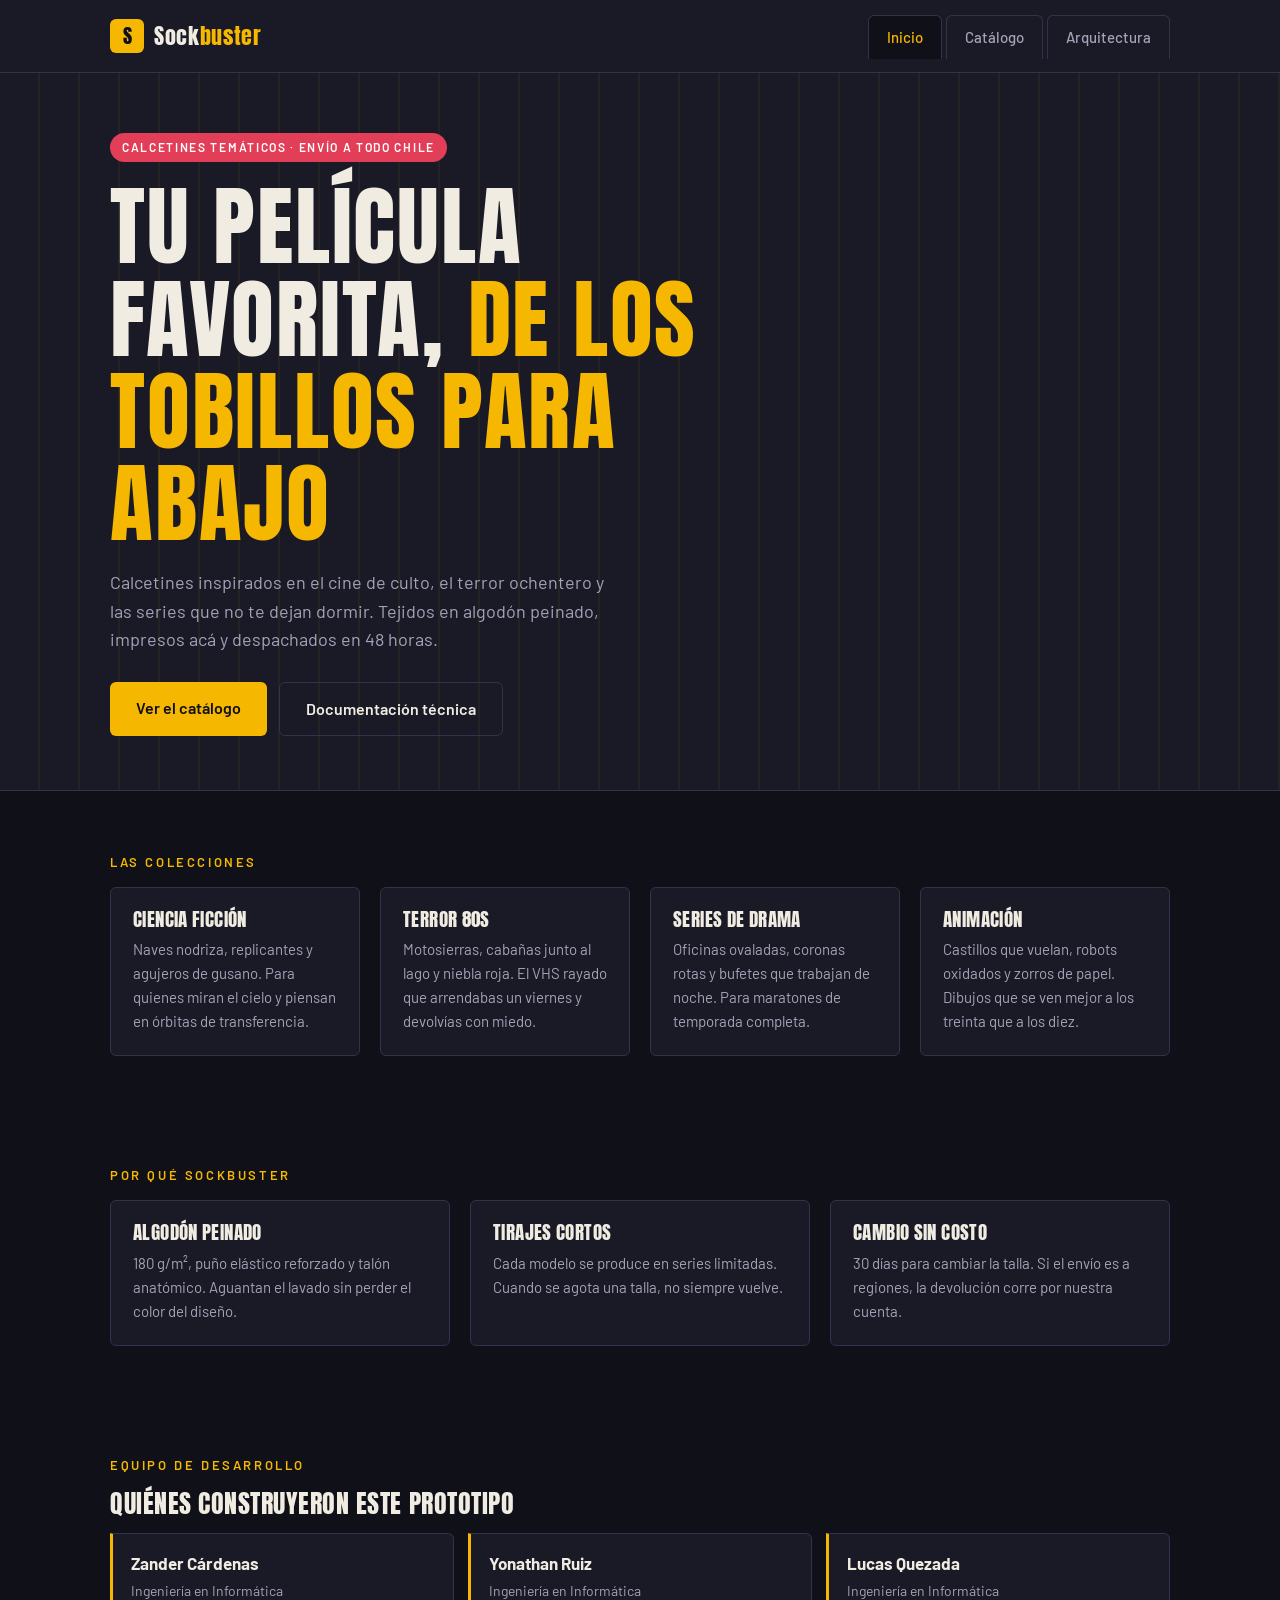
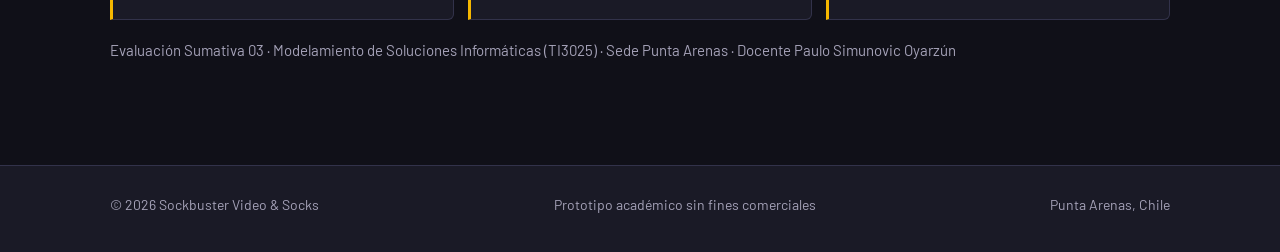
<file: sockbuster-sitio/index.html>
<!DOCTYPE html>
<html lang="es">
<head>
<meta charset="UTF-8">
<meta name="viewport" content="width=device-width, initial-scale=1">
<title>Sockbuster Video &amp; Socks</title>
<link rel="preconnect" href="https://fonts.googleapis.com">
<link rel="preconnect" href="https://fonts.gstatic.com" crossorigin>
<link rel="stylesheet" href="https://fonts.googleapis.com/css2?family=Anton&family=Barlow:wght@400;500;600&display=swap">
<link rel="stylesheet" href="css/estilos.css">
</head>
<body>

<header class="cabecera">
  <div class="contenedor cabecera-fila">
    <a class="marca" href="index.html">
      <span class="marca-logo">S</span>
      <span class="marca-nombre">Sock<span>buster</span></span>
    </a>
    <nav class="pestanas" aria-label="Navegación principal">
      <a class="pestana" href="index.html" aria-current="page">Inicio</a>
      <a class="pestana" href="catalogo.html">Catálogo</a>
      <a class="pestana" href="diagramas.html">Arquitectura</a>
    </nav>
  </div>
</header>

<div class="banner">
  <div class="contenedor">
    <span class="cintillo">Calcetines temáticos · Envío a todo Chile</span>
    <h1>Tu película favorita, <em>de los tobillos para abajo</em></h1>
    <p>Calcetines inspirados en el cine de culto, el terror ochentero y las series que no te dejan dormir. Tejidos en algodón peinado, impresos acá y despachados en 48 horas.</p>
    <div class="botones">
      <a class="boton" href="catalogo.html">Ver el catálogo</a>
      <a class="boton hueco" href="diagramas.html">Documentación técnica</a>
    </div>
  </div>
</div>

<main class="contenedor">

  <section>
    <p class="titulo-seccion">Las colecciones</p>
    <div class="rejilla">
      <article class="tarjeta">
        <h3>Ciencia Ficción</h3>
        <p>Naves nodriza, replicantes y agujeros de gusano. Para quienes miran el cielo y piensan en órbitas de transferencia.</p>
      </article>
      <article class="tarjeta">
        <h3>Terror 80s</h3>
        <p>Motosierras, cabañas junto al lago y niebla roja. El VHS rayado que arrendabas un viernes y devolvías con miedo.</p>
      </article>
      <article class="tarjeta">
        <h3>Series de Drama</h3>
        <p>Oficinas ovaladas, coronas rotas y bufetes que trabajan de noche. Para maratones de temporada completa.</p>
      </article>
      <article class="tarjeta">
        <h3>Animación</h3>
        <p>Castillos que vuelan, robots oxidados y zorros de papel. Dibujos que se ven mejor a los treinta que a los diez.</p>
      </article>
    </div>
  </section>

  <section>
    <p class="titulo-seccion">Por qué Sockbuster</p>
    <div class="rejilla">
      <article class="tarjeta">
        <h3>Algodón peinado</h3>
        <p>180 g/m², puño elástico reforzado y talón anatómico. Aguantan el lavado sin perder el color del diseño.</p>
      </article>
      <article class="tarjeta">
        <h3>Tirajes cortos</h3>
        <p>Cada modelo se produce en series limitadas. Cuando se agota una talla, no siempre vuelve.</p>
      </article>
      <article class="tarjeta">
        <h3>Cambio sin costo</h3>
        <p>30 días para cambiar la talla. Si el envío es a regiones, la devolución corre por nuestra cuenta.</p>
      </article>
    </div>
  </section>

  <section>
    <p class="titulo-seccion">Equipo de desarrollo</p>
    <h2 style="font-size:26px;margin-bottom:16px">Quiénes construyeron este prototipo</h2>
    <div class="equipo">
      <div class="integrante">
        <strong>Zander Cárdenas</strong>
        <span>Ingeniería en Informática</span>
      </div>
      <div class="integrante">
        <strong>Yonathan Ruiz</strong>
        <span>Ingeniería en Informática</span>
      </div>
      <div class="integrante">
        <strong>Lucas Quezada</strong>
        <span>Ingeniería en Informática</span>
      </div>
    </div>
    <p style="color:var(--texto-suave);margin-top:18px;font-size:15px">
      Evaluación Sumativa 03 · Modelamiento de Soluciones Informáticas (TI3025) · Sede Punta Arenas · Docente Paulo Simunovic Oyarzún
    </p>
  </section>

</main>

<footer>
  <div class="contenedor pie-fila">
    <span>© 2026 Sockbuster Video &amp; Socks</span>
    <span>Prototipo académico sin fines comerciales</span>
    <span>Punta Arenas, Chile</span>
  </div>
</footer>

</body>
</html>
</file>
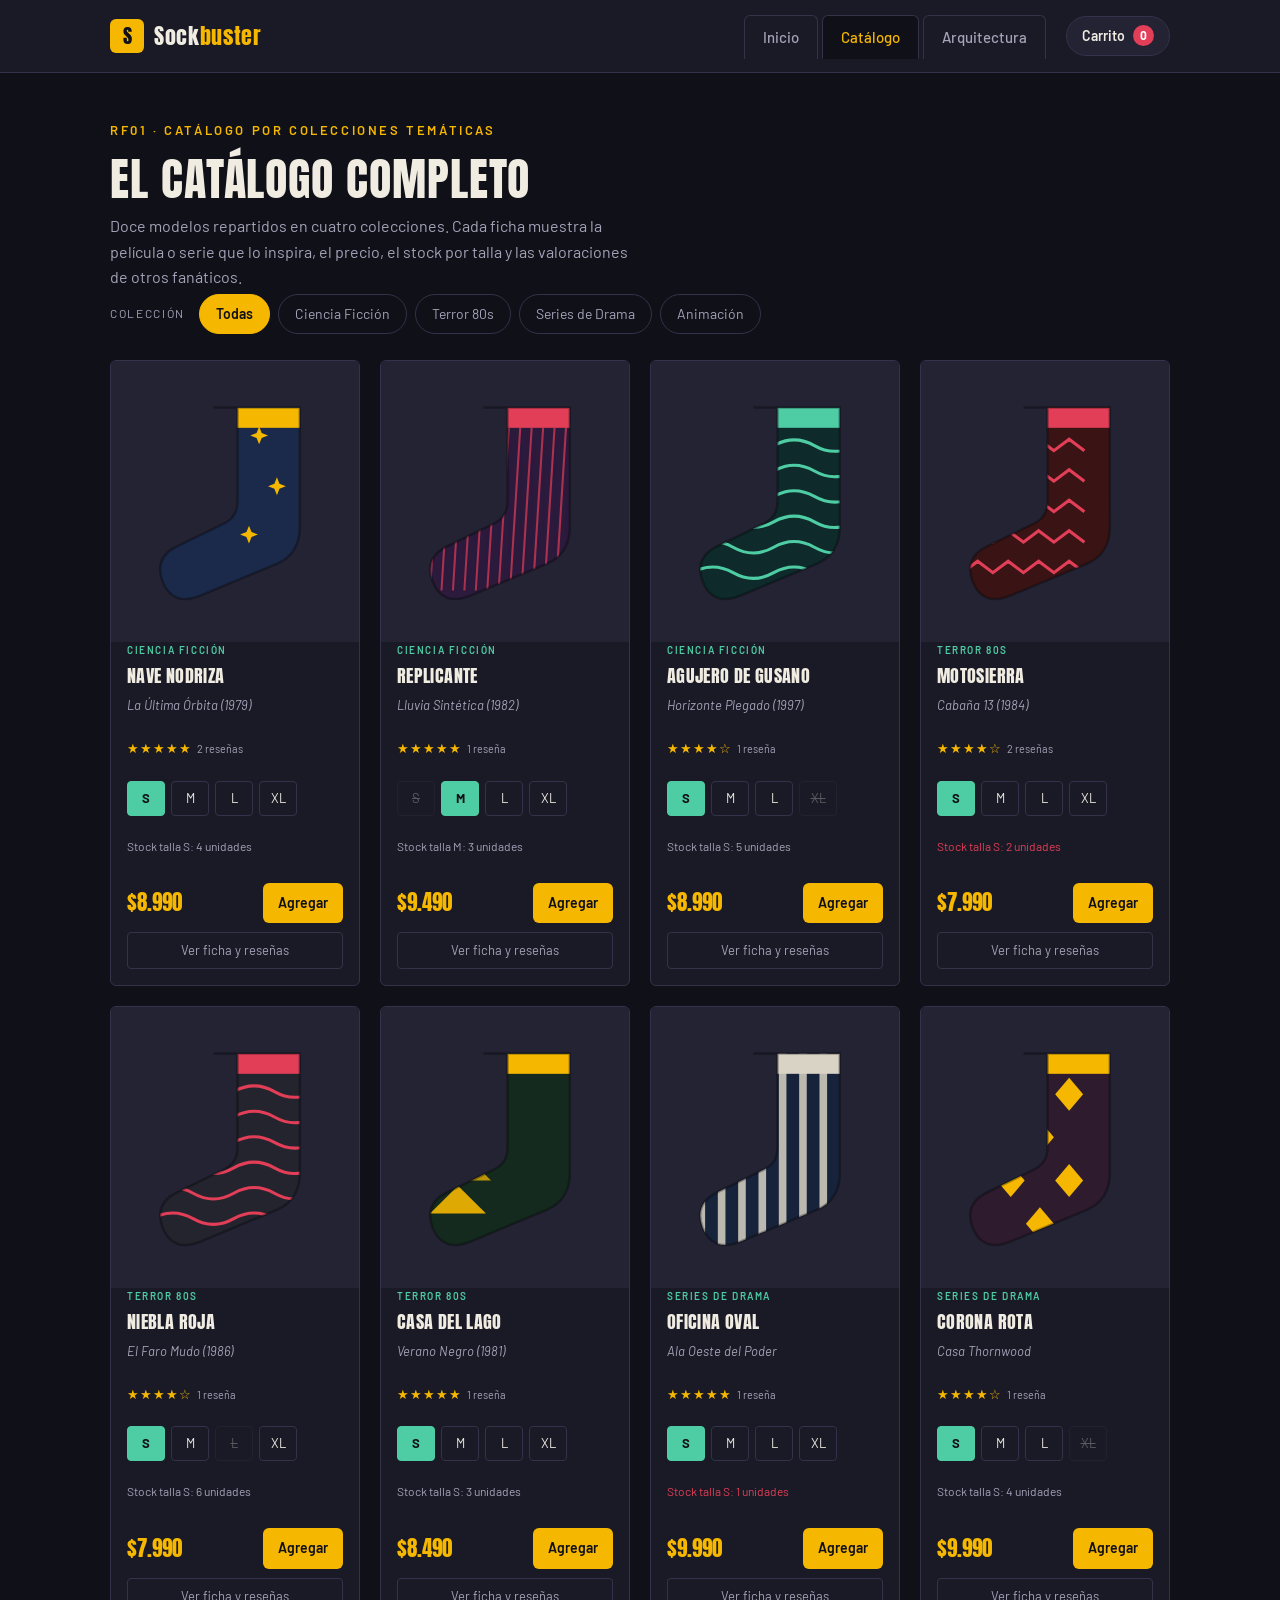
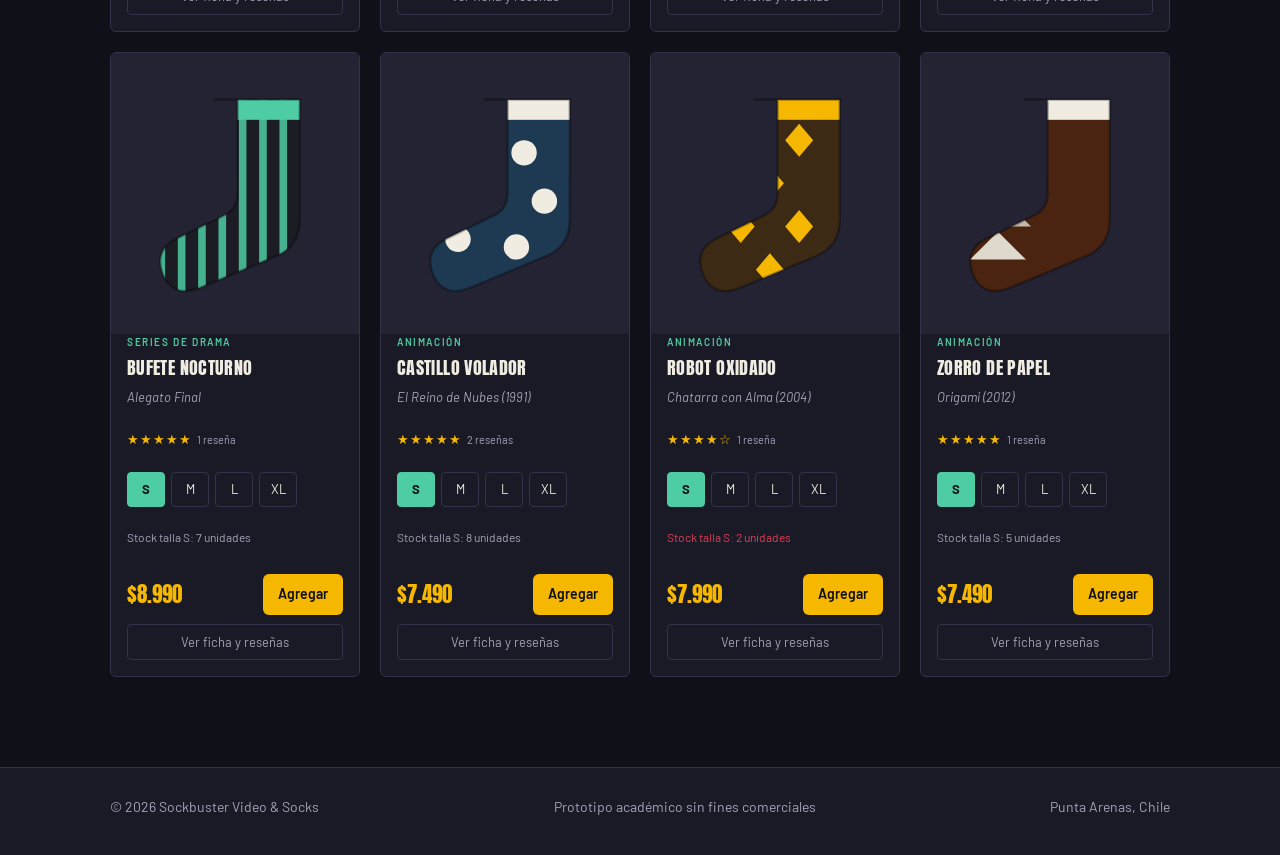
<file: sockbuster-sitio/catalogo.html>
<!DOCTYPE html>
<html lang="es">
<head>
<meta charset="UTF-8">
<meta name="viewport" content="width=device-width, initial-scale=1">
<title>Catálogo · Sockbuster Video &amp; Socks</title>
<link rel="preconnect" href="https://fonts.googleapis.com">
<link rel="preconnect" href="https://fonts.gstatic.com" crossorigin>
<link rel="stylesheet" href="https://fonts.googleapis.com/css2?family=Anton&family=Barlow:wght@400;500;600&display=swap">
<link rel="stylesheet" href="css/estilos.css">
</head>
<body>

<header class="cabecera">
  <div class="contenedor cabecera-fila">
    <a class="marca" href="index.html">
      <span class="marca-logo">S</span>
      <span class="marca-nombre">Sock<span>buster</span></span>
    </a>
    <nav class="pestanas" aria-label="Navegación principal">
      <a class="pestana" href="index.html">Inicio</a>
      <a class="pestana" href="catalogo.html" aria-current="page">Catálogo</a>
      <a class="pestana" href="diagramas.html">Arquitectura</a>
    </nav>
    <button class="btn-carrito" id="abrir-carrito" aria-haspopup="dialog">
      Carrito <span class="insignia" id="contador" aria-live="polite" aria-atomic="true">0</span>
    </button>
  </div>
</header>

<main class="contenedor">

  <section style="padding-block:34px 0">
    <p class="titulo-seccion">RF01 · Catálogo por colecciones temáticas</p>
    <h1 style="font-size:clamp(30px,5vw,46px);margin-bottom:10px">El catálogo completo</h1>
    <p style="color:var(--texto-suave);max-width:58ch;margin:0">
      Doce modelos repartidos en cuatro colecciones. Cada ficha muestra la película o serie que lo inspira, el precio, el stock por talla y las valoraciones de otros fanáticos.
    </p>
  </section>

  <div class="filtros" role="group" aria-label="Filtrar por colección">
    <span class="filtro-eti">Colección</span>
    <button class="filtro" data-coleccion="todas" aria-pressed="true">Todas</button>
    <button class="filtro" data-coleccion="Ciencia Ficción" aria-pressed="false">Ciencia Ficción</button>
    <button class="filtro" data-coleccion="Terror 80s" aria-pressed="false">Terror 80s</button>
    <button class="filtro" data-coleccion="Series de Drama" aria-pressed="false">Series de Drama</button>
    <button class="filtro" data-coleccion="Animación" aria-pressed="false">Animación</button>
  </div>

  <section class="productos" id="rejilla-productos" style="padding-block:0 50px"></section>

</main>

<footer>
  <div class="contenedor pie-fila">
    <span>© 2026 Sockbuster Video &amp; Socks</span>
    <span>Prototipo académico sin fines comerciales</span>
    <span>Punta Arenas, Chile</span>
  </div>
</footer>

<div class="velo" id="velo"></div>
<aside class="panel" id="panel" role="dialog" aria-modal="true" aria-labelledby="panel-titulo">
  <div class="panel-cab">
    <h2 id="panel-titulo">Tu carrito</h2>
    <button class="cerrar" id="cerrar-panel" aria-label="Cerrar">&times;</button>
  </div>

  <div class="ficha" id="vista-ficha" hidden></div>

  <div class="lineas" id="vista-carrito"></div>

  <div class="totales" id="totales" hidden>
    <div class="fila"><span>Subtotal</span><span id="subtotal">$0</span></div>
    <div class="fila"><span>Despacho</span><span id="despacho">$0</span></div>
    <div class="fila total"><span>Total</span><span id="total">$0</span></div>
    <button class="pagar" id="ir-a-pagar">Finalizar compra</button>
  </div>

  <form class="formulario" id="vista-formulario" hidden>
    <div class="campo"><label for="f-nombre">Nombre completo</label><input id="f-nombre" required></div>
    <div class="campo"><label for="f-correo">Correo</label><input id="f-correo" type="email" required></div>
    <div class="campo"><label for="f-direccion">Dirección</label><input id="f-direccion" required></div>
    <div class="campo"><label for="f-ciudad">Ciudad</label><input id="f-ciudad" value="Punta Arenas" required></div>
    <div class="campo"><label for="f-pago">Medio de pago</label>
      <select id="f-pago"><option>Débito</option><option>Crédito</option><option>Transferencia</option></select>
    </div>
    <button class="pagar" type="submit">Confirmar pedido</button>
  </form>

  <div class="listo" id="vista-listo" hidden>
    <div class="listo-marca">&check;</div>
    <h3 style="font-size:22px">Pedido confirmado</h3>
    <p style="color:var(--texto-suave);font-size:14px;margin:0">Te enviamos el detalle al correo. Entrega estimada en 48 horas hábiles.</p>
    <code id="folio"></code>
    <button class="ver-mas" id="seguir" style="max-width:220px">Seguir comprando</button>
  </div>
</aside>

<script src="js/datos.js"></script>
<script src="js/catalogo.js"></script>
<script src="js/resenas.js"></script>
<script src="js/carrito.js"></script>
</body>
</html>
</file>
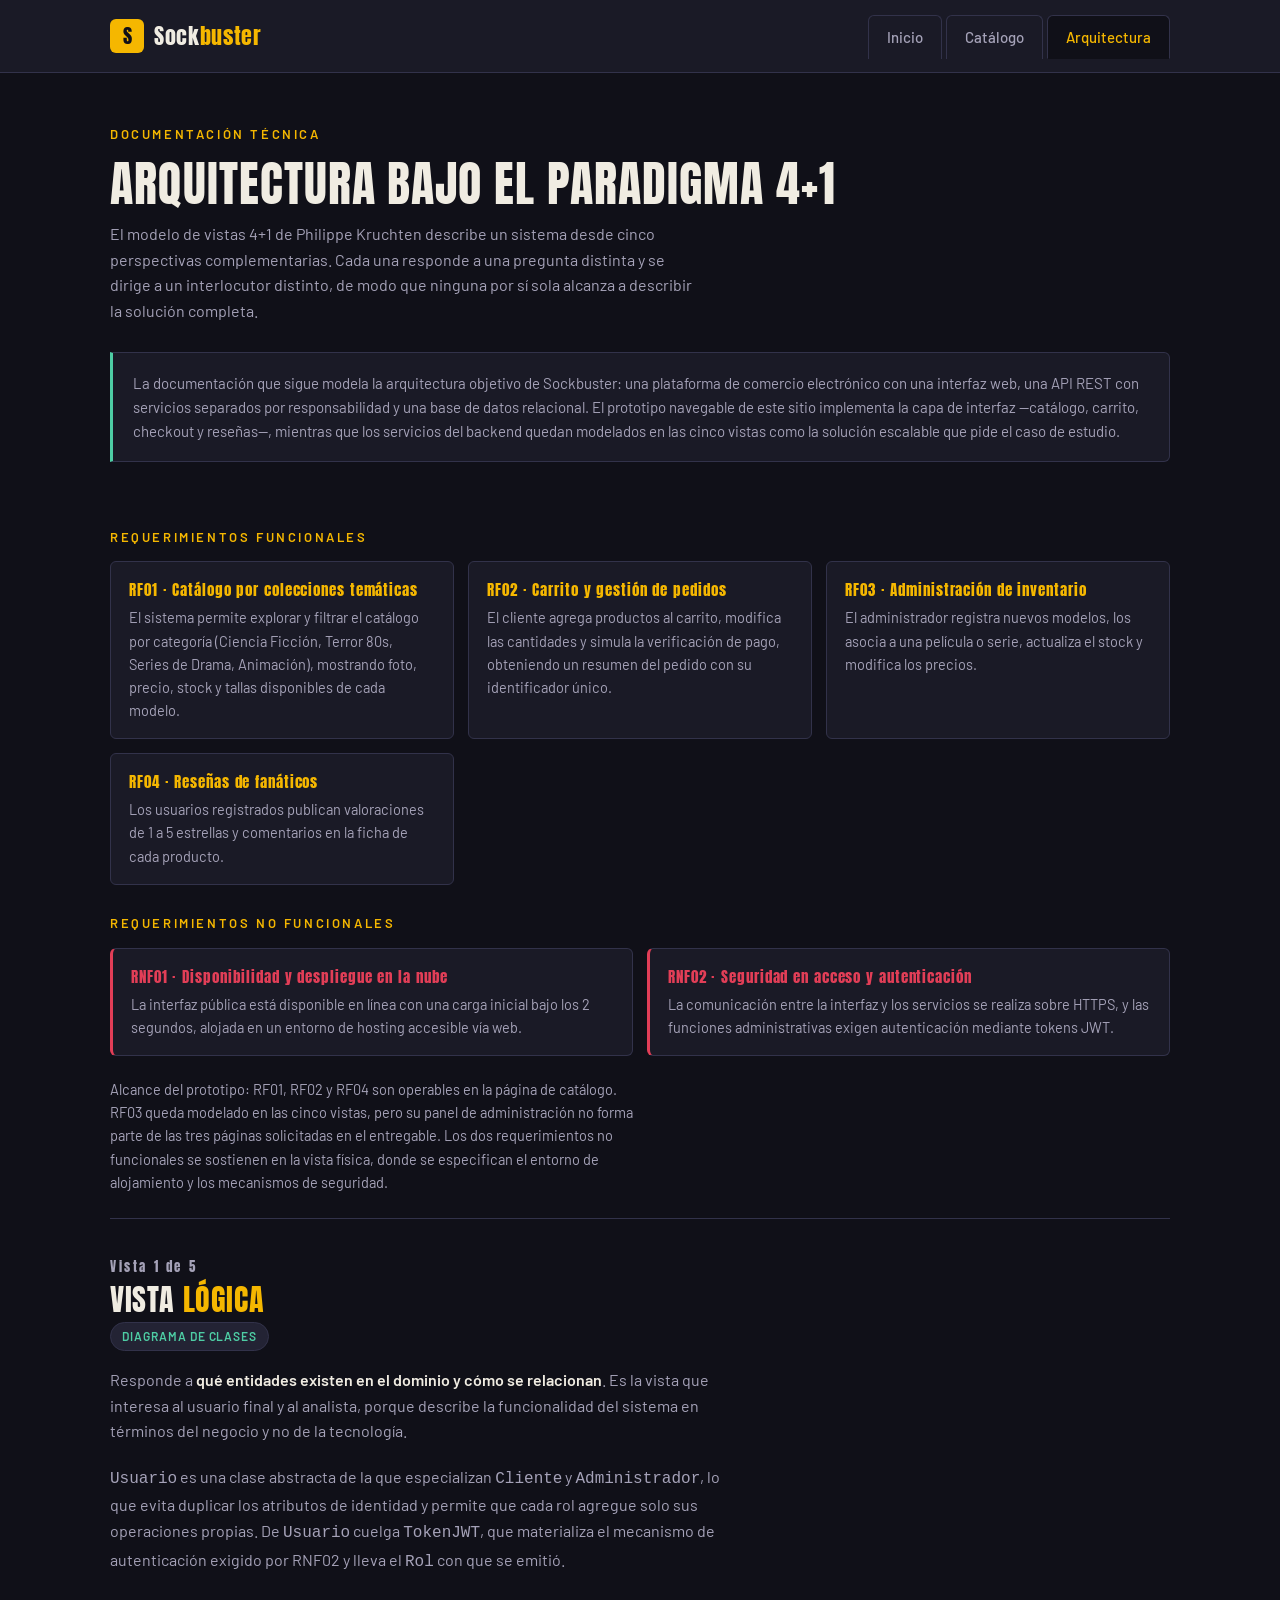
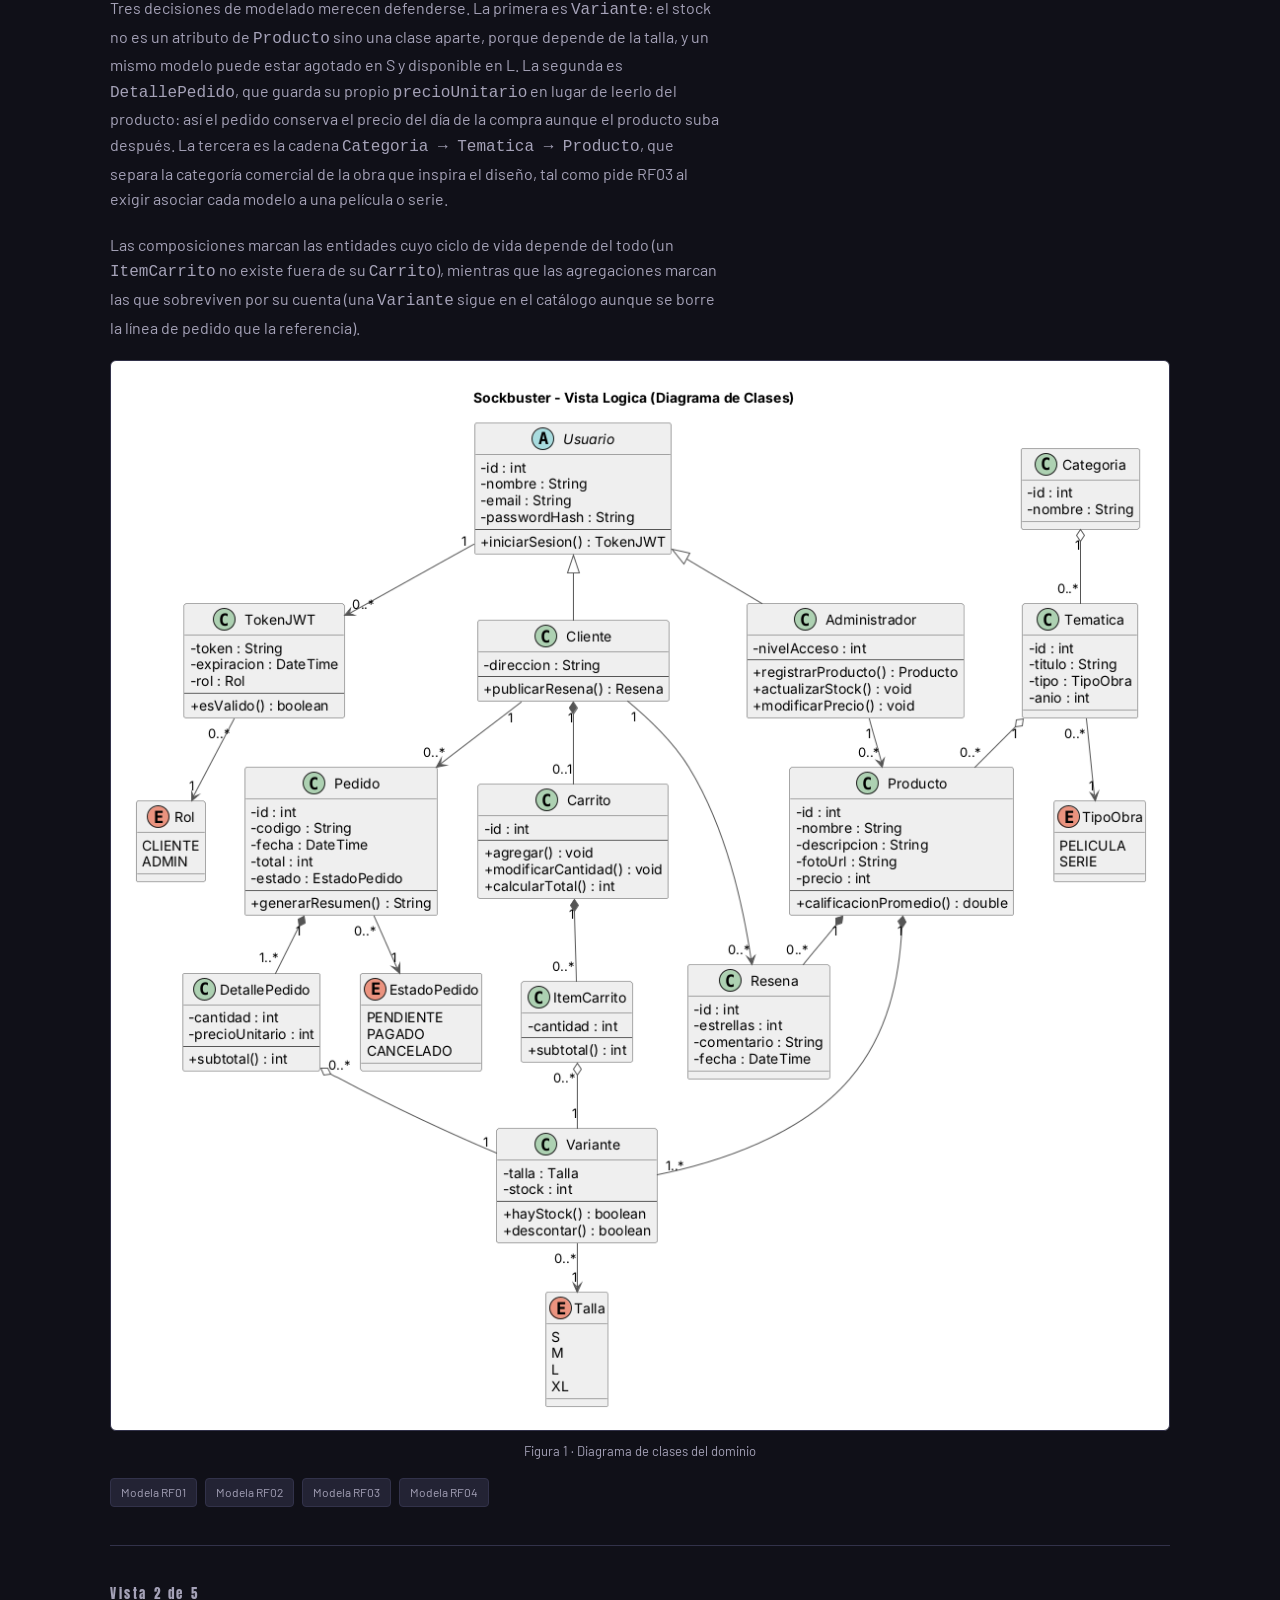
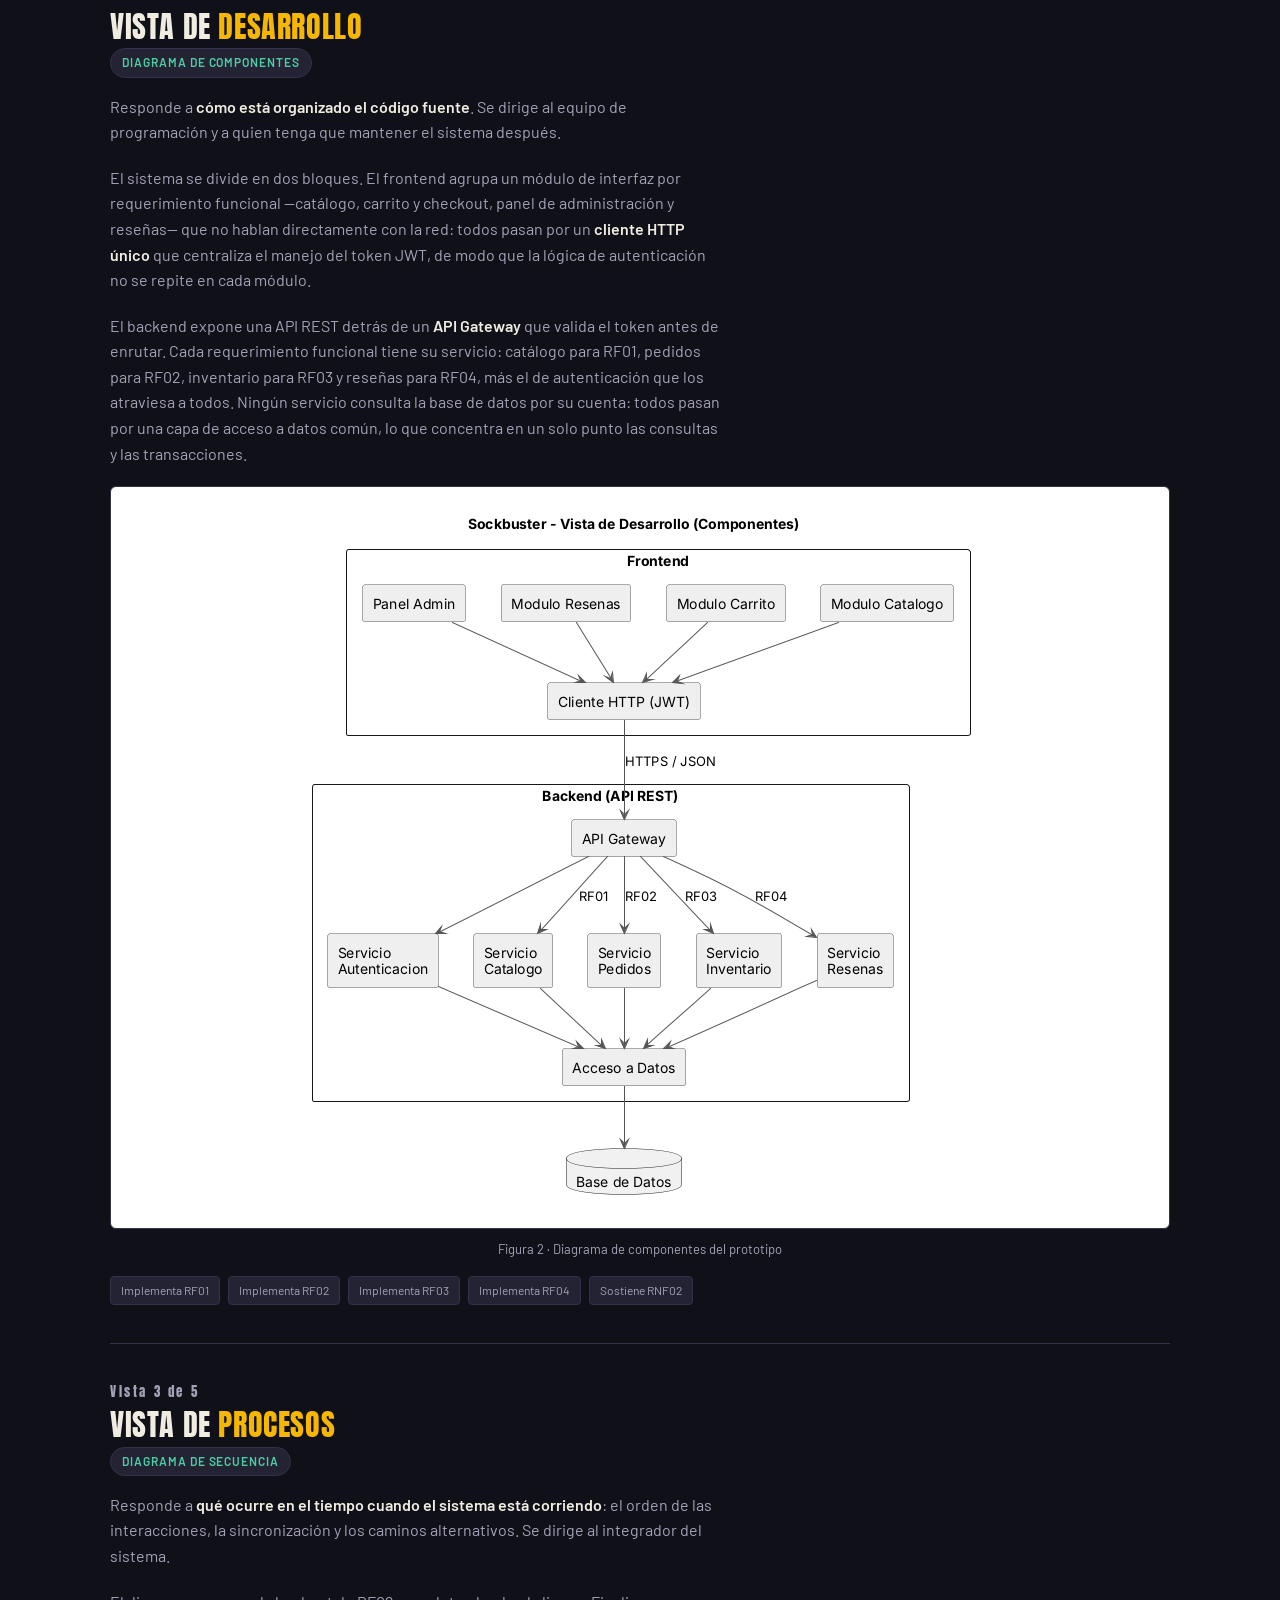
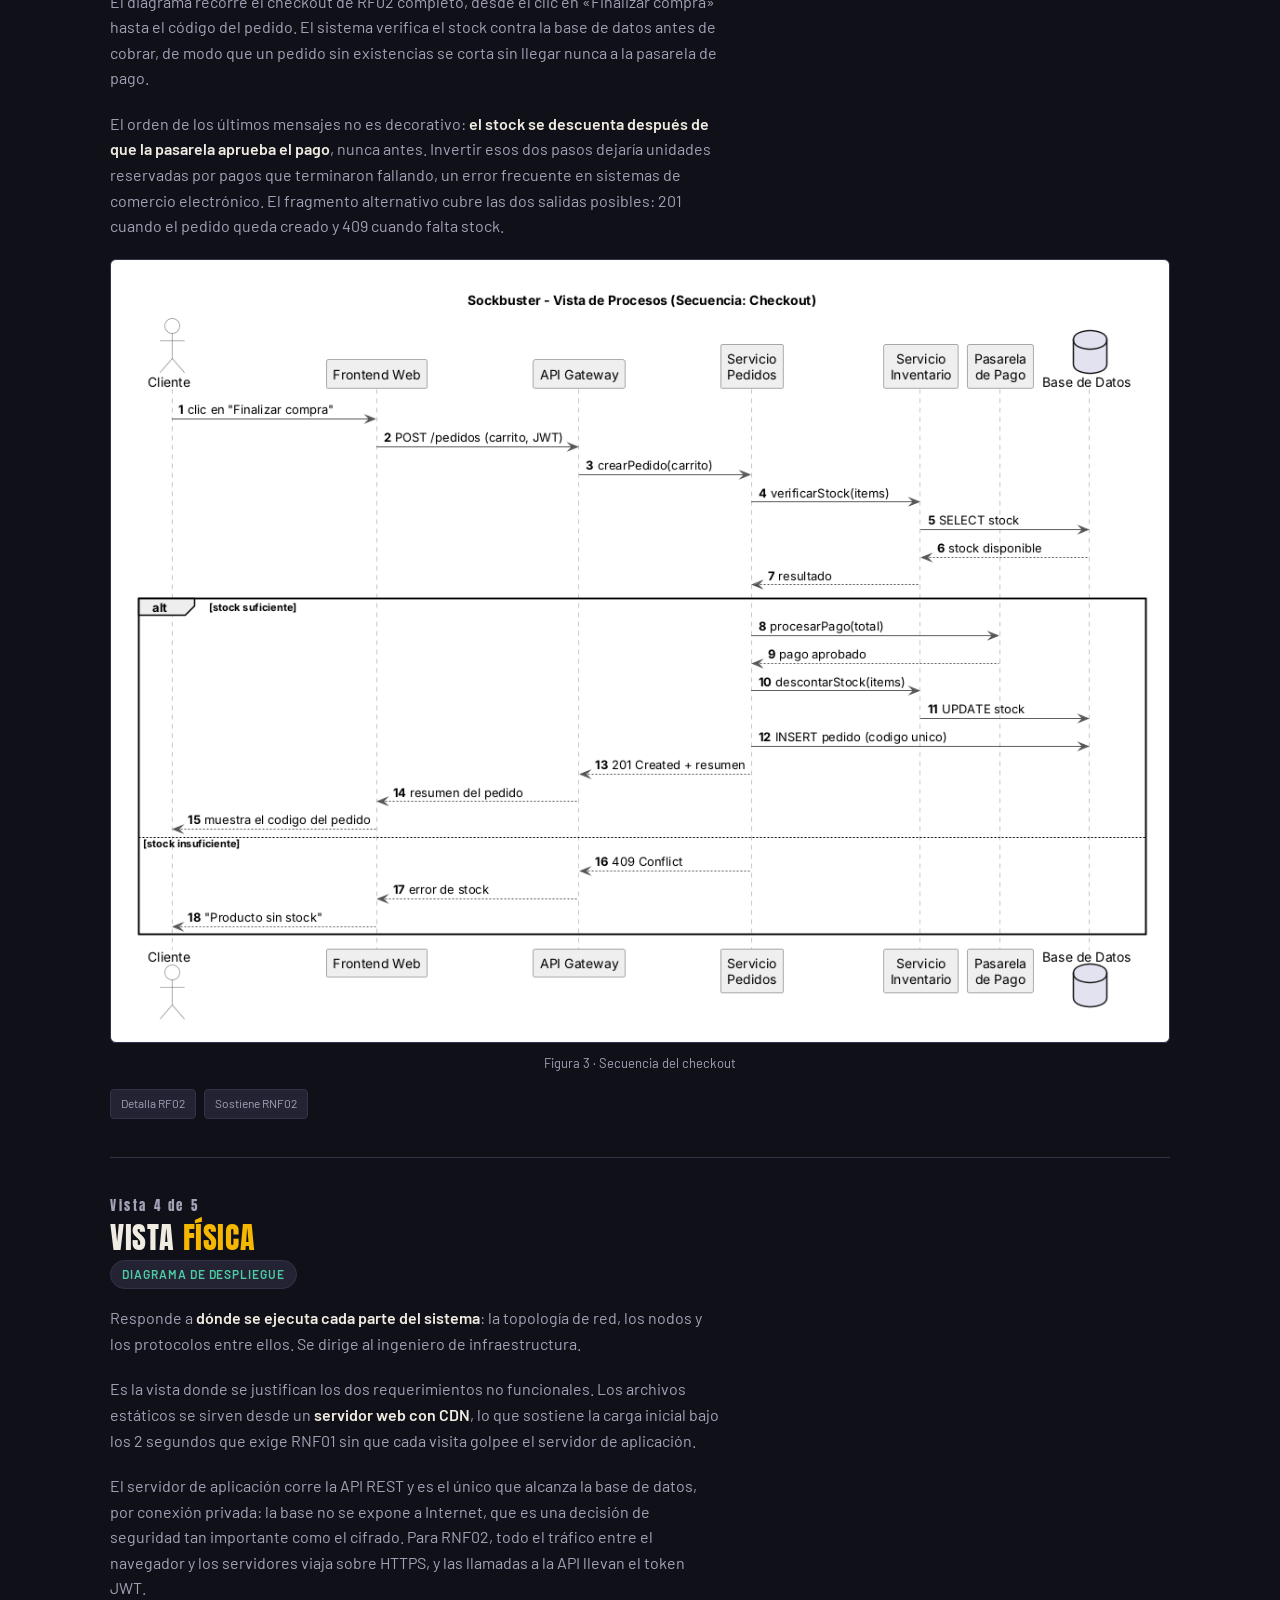
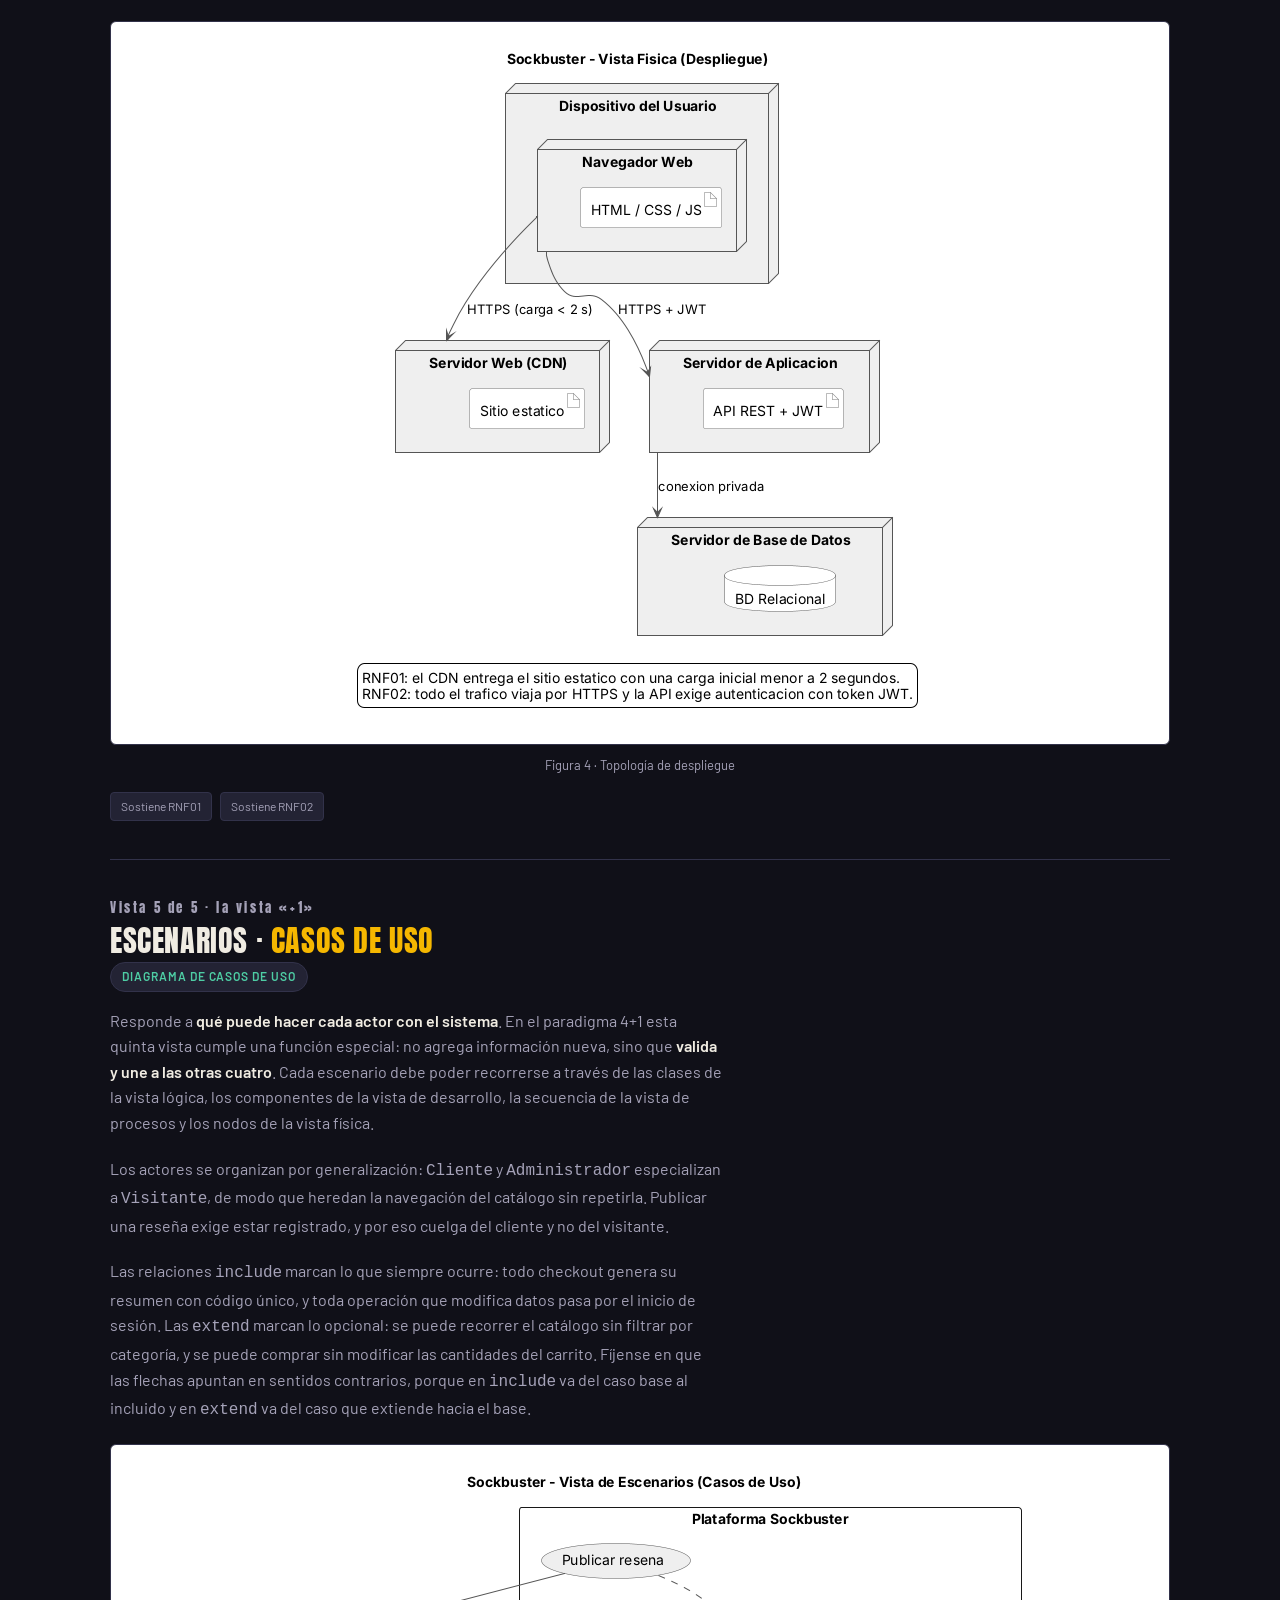
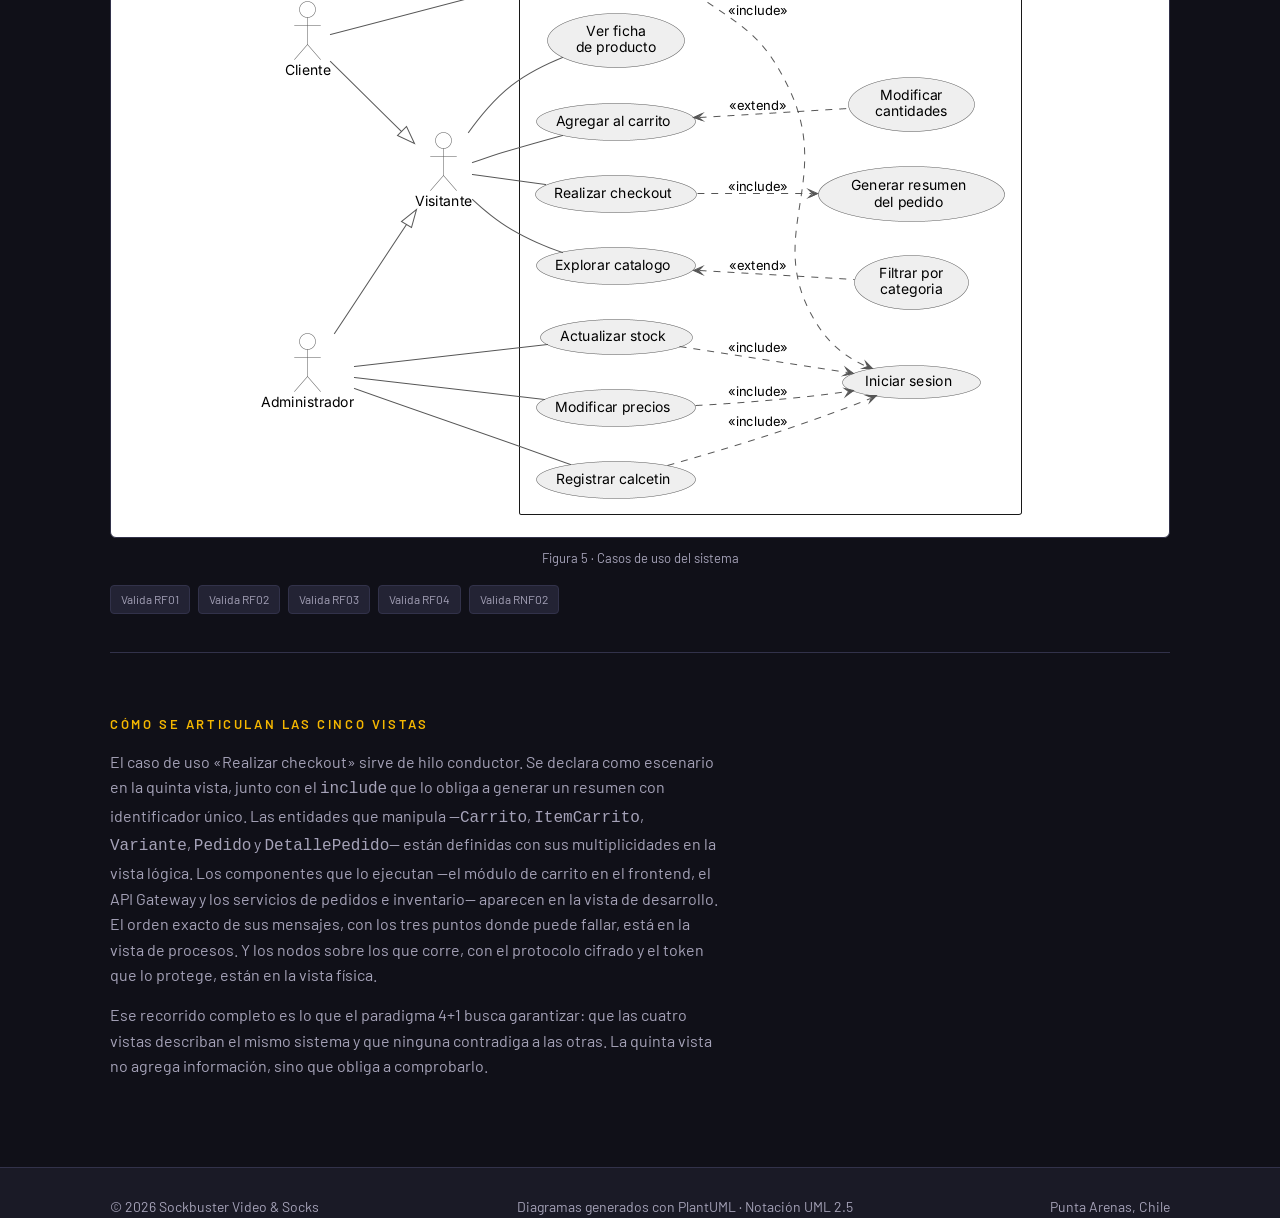
<file: sockbuster-sitio/diagramas.html>
<!DOCTYPE html>
<html lang="es">
<head>
<meta charset="UTF-8">
<meta name="viewport" content="width=device-width, initial-scale=1">
<title>Arquitectura 4+1 · Sockbuster Video &amp; Socks</title>
<link rel="preconnect" href="https://fonts.googleapis.com">
<link rel="preconnect" href="https://fonts.gstatic.com" crossorigin>
<link rel="stylesheet" href="https://fonts.googleapis.com/css2?family=Anton&family=Barlow:wght@400;500;600&display=swap">
<link rel="stylesheet" href="css/estilos.css">
</head>
<body>

<header class="cabecera">
  <div class="contenedor cabecera-fila">
    <a class="marca" href="index.html">
      <span class="marca-logo">S</span>
      <span class="marca-nombre">Sock<span>buster</span></span>
    </a>
    <nav class="pestanas" aria-label="Navegación principal">
      <a class="pestana" href="index.html">Inicio</a>
      <a class="pestana" href="catalogo.html">Catálogo</a>
      <a class="pestana" href="diagramas.html" aria-current="page">Arquitectura</a>
    </nav>
  </div>
</header>

<main class="contenedor">

  <section style="padding-block:38px 20px">
    <p class="titulo-seccion">Documentación técnica</p>
    <h1 style="font-size:clamp(30px,5vw,48px);margin-bottom:12px">Arquitectura bajo el paradigma 4+1</h1>
    <p style="color:var(--texto-suave);max-width:66ch;margin:0 0 28px">
      El modelo de vistas 4+1 de Philippe Kruchten describe un sistema desde cinco perspectivas complementarias. Cada una responde a una pregunta distinta y se dirige a un interlocutor distinto, de modo que ninguna por sí sola alcanza a describir la solución completa.
    </p>

    <div class="aviso">
      <p>La documentación que sigue modela la arquitectura objetivo de Sockbuster: una plataforma de comercio electrónico con una interfaz web, una API REST con servicios separados por responsabilidad y una base de datos relacional. El prototipo navegable de este sitio implementa la capa de interfaz —catálogo, carrito, checkout y reseñas—, mientras que los servicios del backend quedan modelados en las cinco vistas como la solución escalable que pide el caso de estudio.</p>
    </div>
  </section>

  <section style="padding-block:0 10px">
    <p class="titulo-seccion">Requerimientos funcionales</p>
    <div class="requisitos">
      <article class="req">
        <span class="req-cod">RF01 · Catálogo por colecciones temáticas</span>
        <p>El sistema permite explorar y filtrar el catálogo por categoría (Ciencia Ficción, Terror 80s, Series de Drama, Animación), mostrando foto, precio, stock y tallas disponibles de cada modelo.</p>
      </article>
      <article class="req">
        <span class="req-cod">RF02 · Carrito y gestión de pedidos</span>
        <p>El cliente agrega productos al carrito, modifica las cantidades y simula la verificación de pago, obteniendo un resumen del pedido con su identificador único.</p>
      </article>
      <article class="req">
        <span class="req-cod">RF03 · Administración de inventario</span>
        <p>El administrador registra nuevos modelos, los asocia a una película o serie, actualiza el stock y modifica los precios.</p>
      </article>
      <article class="req">
        <span class="req-cod">RF04 · Reseñas de fanáticos</span>
        <p>Los usuarios registrados publican valoraciones de 1 a 5 estrellas y comentarios en la ficha de cada producto.</p>
      </article>
    </div>

    <p class="titulo-seccion" style="margin-top:28px">Requerimientos no funcionales</p>
    <div class="requisitos">
      <article class="req nf">
        <span class="req-cod">RNF01 · Disponibilidad y despliegue en la nube</span>
        <p>La interfaz pública está disponible en línea con una carga inicial bajo los 2 segundos, alojada en un entorno de hosting accesible vía web.</p>
      </article>
      <article class="req nf">
        <span class="req-cod">RNF02 · Seguridad en acceso y autenticación</span>
        <p>La comunicación entre la interfaz y los servicios se realiza sobre HTTPS, y las funciones administrativas exigen autenticación mediante tokens JWT.</p>
      </article>
    </div>

    <p style="color:var(--texto-suave);font-size:14.5px;max-width:66ch;margin-top:22px">
      Alcance del prototipo: RF01, RF02 y RF04 son operables en la página de catálogo. RF03 queda modelado en las cinco vistas, pero su panel de administración no forma parte de las tres páginas solicitadas en el entregable. Los dos requerimientos no funcionales se sostienen en la vista física, donde se especifican el entorno de alojamiento y los mecanismos de seguridad.
    </p>
  </section>

  <article class="vista">
    <span class="vista-num">Vista 1 de 5</span>
    <h2>Vista <em>Lógica</em></h2>
    <span class="vista-tipo">Diagrama de clases</span>
    <p class="vista-texto">
      Responde a <strong>qué entidades existen en el dominio y cómo se relacionan</strong>. Es la vista que interesa al usuario final y al analista, porque describe la funcionalidad del sistema en términos del negocio y no de la tecnología.
    </p>
    <p class="vista-texto">
      <code>Usuario</code> es una clase abstracta de la que especializan <code>Cliente</code> y <code>Administrador</code>, lo que evita duplicar los atributos de identidad y permite que cada rol agregue solo sus operaciones propias. De <code>Usuario</code> cuelga <code>TokenJWT</code>, que materializa el mecanismo de autenticación exigido por RNF02 y lleva el <code>Rol</code> con que se emitió.
    </p>
    <p class="vista-texto">
      Tres decisiones de modelado merecen defenderse. La primera es <code>Variante</code>: el stock no es un atributo de <code>Producto</code> sino una clase aparte, porque depende de la talla, y un mismo modelo puede estar agotado en S y disponible en L. La segunda es <code>DetallePedido</code>, que guarda su propio <code>precioUnitario</code> en lugar de leerlo del producto: así el pedido conserva el precio del día de la compra aunque el producto suba después. La tercera es la cadena <code>Categoria → Tematica → Producto</code>, que separa la categoría comercial de la obra que inspira el diseño, tal como pide RF03 al exigir asociar cada modelo a una película o serie.
    </p>
    <p class="vista-texto">
      Las composiciones marcan las entidades cuyo ciclo de vida depende del todo (un <code>ItemCarrito</code> no existe fuera de su <code>Carrito</code>), mientras que las agregaciones marcan las que sobreviven por su cuenta (una <code>Variante</code> sigue en el catálogo aunque se borre la línea de pedido que la referencia).
    </p>
    <div class="lienzo"><img src="img/02-clases.png" alt="Diagrama de clases con Usuario, Cliente, Administrador, TokenJWT, Categoria, Tematica, Producto, Variante, Resena, Carrito, ItemCarrito, Pedido y DetallePedido, con sus multiplicidades"></div>
    <p class="pie-figura">Figura 1 · Diagrama de clases del dominio</p>
    <div class="cubre">
      <span class="etiqueta-req">Modela RF01</span>
      <span class="etiqueta-req">Modela RF02</span>
      <span class="etiqueta-req">Modela RF03</span>
      <span class="etiqueta-req">Modela RF04</span>
    </div>
  </article>

  <article class="vista">
    <span class="vista-num">Vista 2 de 5</span>
    <h2>Vista de <em>Desarrollo</em></h2>
    <span class="vista-tipo">Diagrama de componentes</span>
    <p class="vista-texto">
      Responde a <strong>cómo está organizado el código fuente</strong>. Se dirige al equipo de programación y a quien tenga que mantener el sistema después.
    </p>
    <p class="vista-texto">
      El sistema se divide en dos bloques. El frontend agrupa un módulo de interfaz por requerimiento funcional —catálogo, carrito y checkout, panel de administración y reseñas— que no hablan directamente con la red: todos pasan por un <strong>cliente HTTP único</strong> que centraliza el manejo del token JWT, de modo que la lógica de autenticación no se repite en cada módulo.
    </p>
    <p class="vista-texto">
      El backend expone una API REST detrás de un <strong>API Gateway</strong> que valida el token antes de enrutar. Cada requerimiento funcional tiene su servicio: catálogo para RF01, pedidos para RF02, inventario para RF03 y reseñas para RF04, más el de autenticación que los atraviesa a todos. Ningún servicio consulta la base de datos por su cuenta: todos pasan por una capa de acceso a datos común, lo que concentra en un solo punto las consultas y las transacciones.
    </p>
    <div class="lienzo"><img src="img/04-componentes.png" alt="Diagrama de componentes con el frontend por módulos, el API Gateway, los cinco servicios del backend, la capa de acceso a datos, la base de datos y los servicios externos"></div>
    <p class="pie-figura">Figura 2 · Diagrama de componentes del prototipo</p>
    <div class="cubre">
      <span class="etiqueta-req">Implementa RF01</span>
      <span class="etiqueta-req">Implementa RF02</span>
      <span class="etiqueta-req">Implementa RF03</span>
      <span class="etiqueta-req">Implementa RF04</span>
      <span class="etiqueta-req">Sostiene RNF02</span>
    </div>
  </article>

  <article class="vista">
    <span class="vista-num">Vista 3 de 5</span>
    <h2>Vista de <em>Procesos</em></h2>
    <span class="vista-tipo">Diagrama de secuencia</span>
    <p class="vista-texto">
      Responde a <strong>qué ocurre en el tiempo cuando el sistema está corriendo</strong>: el orden de las interacciones, la sincronización y los caminos alternativos. Se dirige al integrador del sistema.
    </p>
    <p class="vista-texto">
      El diagrama recorre el checkout de RF02 completo, desde el clic en «Finalizar compra» hasta el código del pedido. El sistema verifica el stock contra la base de datos antes de cobrar, de modo que un pedido sin existencias se corta sin llegar nunca a la pasarela de pago.
    </p>
    <p class="vista-texto">
      El orden de los últimos mensajes no es decorativo: <strong>el stock se descuenta después de que la pasarela aprueba el pago</strong>, nunca antes. Invertir esos dos pasos dejaría unidades reservadas por pagos que terminaron fallando, un error frecuente en sistemas de comercio electrónico. El fragmento alternativo cubre las dos salidas posibles: 201 cuando el pedido queda creado y 409 cuando falta stock.
    </p>
    <div class="lienzo"><img src="img/03-secuencia.png" alt="Diagrama de secuencia del checkout con el fragmento alternativo entre stock suficiente e insuficiente"></div>
    <p class="pie-figura">Figura 3 · Secuencia del checkout</p>
    <div class="cubre">
      <span class="etiqueta-req">Detalla RF02</span>
      <span class="etiqueta-req">Sostiene RNF02</span>
    </div>
  </article>

  <article class="vista">
    <span class="vista-num">Vista 4 de 5</span>
    <h2>Vista <em>Física</em></h2>
    <span class="vista-tipo">Diagrama de despliegue</span>
    <p class="vista-texto">
      Responde a <strong>dónde se ejecuta cada parte del sistema</strong>: la topología de red, los nodos y los protocolos entre ellos. Se dirige al ingeniero de infraestructura.
    </p>
    <p class="vista-texto">
      Es la vista donde se justifican los dos requerimientos no funcionales. Los archivos estáticos se sirven desde un <strong>servidor web con CDN</strong>, lo que sostiene la carga inicial bajo los 2 segundos que exige RNF01 sin que cada visita golpee el servidor de aplicación.
    </p>
    <p class="vista-texto">
      El servidor de aplicación corre la API REST y es el único que alcanza la base de datos, por conexión privada: la base no se expone a Internet, que es una decisión de seguridad tan importante como el cifrado. Para RNF02, todo el tráfico entre el navegador y los servidores viaja sobre HTTPS, y las llamadas a la API llevan el token JWT.
    </p>
    <div class="lienzo"><img src="img/05-despliegue.png" alt="Diagrama de despliegue con el dispositivo del usuario, el servidor web con CDN, el servidor de aplicación y el servidor de base de datos"></div>
    <p class="pie-figura">Figura 4 · Topología de despliegue</p>
    <div class="cubre">
      <span class="etiqueta-req">Sostiene RNF01</span>
      <span class="etiqueta-req">Sostiene RNF02</span>
    </div>
  </article>

  <article class="vista">
    <span class="vista-num">Vista 5 de 5 · la vista «+1»</span>
    <h2>Escenarios · <em>Casos de uso</em></h2>
    <span class="vista-tipo">Diagrama de casos de uso</span>
    <p class="vista-texto">
      Responde a <strong>qué puede hacer cada actor con el sistema</strong>. En el paradigma 4+1 esta quinta vista cumple una función especial: no agrega información nueva, sino que <strong>valida y une a las otras cuatro</strong>. Cada escenario debe poder recorrerse a través de las clases de la vista lógica, los componentes de la vista de desarrollo, la secuencia de la vista de procesos y los nodos de la vista física.
    </p>
    <p class="vista-texto">
      Los actores se organizan por generalización: <code>Cliente</code> y <code>Administrador</code> especializan a <code>Visitante</code>, de modo que heredan la navegación del catálogo sin repetirla. Publicar una reseña exige estar registrado, y por eso cuelga del cliente y no del visitante.
    </p>
    <p class="vista-texto">
      Las relaciones <code>include</code> marcan lo que siempre ocurre: todo checkout genera su resumen con código único, y toda operación que modifica datos pasa por el inicio de sesión. Las <code>extend</code> marcan lo opcional: se puede recorrer el catálogo sin filtrar por categoría, y se puede comprar sin modificar las cantidades del carrito. Fíjense en que las flechas apuntan en sentidos contrarios, porque en <code>include</code> va del caso base al incluido y en <code>extend</code> va del caso que extiende hacia el base.
    </p>
    <div class="lienzo"><img src="img/01-casos-uso.png" alt="Diagrama de casos de uso con los actores Visitante, Cliente y Administrador, y los casos de uso de los cuatro requerimientos funcionales"></div>
    <p class="pie-figura">Figura 5 · Casos de uso del sistema</p>
    <div class="cubre">
      <span class="etiqueta-req">Valida RF01</span>
      <span class="etiqueta-req">Valida RF02</span>
      <span class="etiqueta-req">Valida RF03</span>
      <span class="etiqueta-req">Valida RF04</span>
      <span class="etiqueta-req">Valida RNF02</span>
    </div>
  </article>

  <section style="border-top:1px solid var(--linea)">
    <p class="titulo-seccion">Cómo se articulan las cinco vistas</p>
    <p style="color:var(--texto-suave);max-width:68ch;margin:0">
      El caso de uso «Realizar checkout» sirve de hilo conductor. Se declara como escenario en la quinta vista, junto con el <code>include</code> que lo obliga a generar un resumen con identificador único. Las entidades que manipula —<code>Carrito</code>, <code>ItemCarrito</code>, <code>Variante</code>, <code>Pedido</code> y <code>DetallePedido</code>— están definidas con sus multiplicidades en la vista lógica. Los componentes que lo ejecutan —el módulo de carrito en el frontend, el API Gateway y los servicios de pedidos e inventario— aparecen en la vista de desarrollo. El orden exacto de sus mensajes, con los tres puntos donde puede fallar, está en la vista de procesos. Y los nodos sobre los que corre, con el protocolo cifrado y el token que lo protege, están en la vista física.
    </p>
    <p style="color:var(--texto-suave);max-width:68ch;margin:14px 0 0">
      Ese recorrido completo es lo que el paradigma 4+1 busca garantizar: que las cuatro vistas describan el mismo sistema y que ninguna contradiga a las otras. La quinta vista no agrega información, sino que obliga a comprobarlo.
    </p>
  </section>

</main>

<footer>
  <div class="contenedor pie-fila">
    <span>© 2026 Sockbuster Video &amp; Socks</span>
    <span>Diagramas generados con PlantUML · Notación UML 2.5</span>
    <span>Punta Arenas, Chile</span>
  </div>
</footer>

</body>
</html>
</file>
<file: sockbuster-sitio/css/estilos.css>
/* Sockbuster Video & Socks — hoja de estilos compartida
   Paleta: videoclub nocturno (azul noche, ámbar de marquesina, rojo cinta) */

:root{
  --noche:#101018;
  --panel:#1A1A26;
  --panel-alto:#232334;
  --linea:#32324A;
  --marquesina:#F5B700;
  --cinta:#E23E57;
  --menta:#4ECDA4;
  --texto:#F0ECE2;
  --texto-suave:#A5A2B8;
  --radio:6px;
  --display:"Anton","Arial Narrow",Impact,sans-serif;
  --cuerpo:"Barlow","Helvetica Neue",Arial,sans-serif;
}

*{box-sizing:border-box}

/* Las reglas display:grid de más abajo pisarían el atributo hidden,
   que tiene la misma especificidad. Esto lo deja siempre por encima. */
[hidden]{display:none !important}

body{
  margin:0;
  background:var(--noche);
  color:var(--texto);
  font-family:var(--cuerpo);
  font-size:16px;
  line-height:1.6;
  -webkit-font-smoothing:antialiased;
}

h1,h2,h3{
  font-family:var(--display);
  font-weight:400;
  letter-spacing:.02em;
  line-height:1.05;
  text-transform:uppercase;
  margin:0;
}

a{color:var(--marquesina)}
img{max-width:100%;display:block}
button{font:inherit;cursor:pointer}
:focus-visible{outline:2px solid var(--marquesina);outline-offset:3px}

.contenedor{max-width:1100px;margin:0 auto;padding-inline:20px}

/* ---------- cabecera y pestañas ---------- */
.cabecera{
  border-bottom:1px solid var(--linea);
  background:var(--panel);
  position:sticky;top:0;z-index:50;
}
.cabecera-fila{
  display:flex;align-items:center;gap:20px;flex-wrap:wrap;
  padding-block:14px;
}
.marca{display:flex;align-items:center;gap:10px;text-decoration:none;color:var(--texto)}
.marca-logo{
  width:34px;height:34px;border-radius:var(--radio);
  background:var(--marquesina);color:var(--noche);
  display:grid;place-items:center;
  font-family:var(--display);font-size:20px;
}
.marca-nombre{font-family:var(--display);font-size:22px;letter-spacing:.03em}
.marca-nombre span{color:var(--marquesina)}

.pestanas{display:flex;gap:4px;margin-left:auto;flex-wrap:wrap}
.pestana{
  display:block;padding:9px 18px;
  border:1px solid var(--linea);border-bottom:none;
  border-radius:var(--radio) var(--radio) 0 0;
  background:transparent;color:var(--texto-suave);
  text-decoration:none;font-weight:500;font-size:15px;
  position:relative;top:1px;
}
.pestana:hover{color:var(--texto);background:var(--panel-alto)}
.pestana[aria-current="page"]{
  background:var(--noche);color:var(--marquesina);
  border-color:var(--linea);
  border-bottom:1px solid var(--noche);
}

/* ---------- portada ---------- */
.banner{
  border-bottom:1px solid var(--linea);
  background:
    repeating-linear-gradient(90deg,transparent 0 38px,rgba(245,183,0,.05) 38px 40px),
    var(--panel);
  padding-block:60px 54px;
}
.banner h1{font-size:clamp(40px,8vw,88px);max-width:14ch}
.banner h1 em{font-style:normal;color:var(--marquesina)}
.banner p{max-width:50ch;color:var(--texto-suave);font-size:18px;margin:18px 0 0}
.cintillo{
  display:inline-block;background:var(--cinta);color:#fff;
  font-size:12px;font-weight:600;letter-spacing:.14em;text-transform:uppercase;
  padding:5px 12px;border-radius:999px;margin-bottom:18px;
}
.botones{display:flex;gap:12px;flex-wrap:wrap;margin-top:28px}
.boton{
  display:inline-block;padding:13px 26px;border-radius:var(--radio);
  background:var(--marquesina);color:var(--noche);
  text-decoration:none;font-weight:600;border:0;
}
.boton.hueco{background:transparent;color:var(--texto);border:1px solid var(--linea)}

section{padding-block:48px}
.titulo-seccion{
  font-size:13px;letter-spacing:.2em;text-transform:uppercase;
  color:var(--marquesina);font-family:var(--cuerpo);font-weight:600;
  margin-bottom:14px;
}

/* ---------- rejillas genéricas ---------- */
.rejilla{display:grid;gap:20px;grid-template-columns:repeat(auto-fit,minmax(230px,1fr))}
.tarjeta{
  background:var(--panel);border:1px solid var(--linea);
  border-radius:var(--radio);padding:22px;
}
.tarjeta h3{font-size:19px;margin-bottom:8px}
.tarjeta p{color:var(--texto-suave);margin:0;font-size:15px}

/* ---------- equipo ---------- */
.equipo{display:grid;gap:14px;grid-template-columns:repeat(auto-fit,minmax(220px,1fr))}
.integrante{
  background:var(--panel);border:1px solid var(--linea);
  border-left:3px solid var(--marquesina);
  border-radius:0 var(--radio) var(--radio) 0;padding:16px 18px;
}
.integrante strong{display:block;font-size:17px}
.integrante span{color:var(--texto-suave);font-size:14px}

/* ---------- catálogo ---------- */
.filtros{display:flex;gap:8px;flex-wrap:wrap;align-items:center;padding-block:4px 26px}
.filtro-eti{
  font-size:12px;letter-spacing:.14em;text-transform:uppercase;
  color:var(--texto-suave);margin-right:6px;
}
.filtro{
  background:transparent;border:1px solid var(--linea);color:var(--texto-suave);
  padding:8px 16px;border-radius:999px;font-size:14px;
}
.filtro:hover{color:var(--texto);border-color:var(--texto-suave)}
.filtro[aria-pressed="true"]{
  background:var(--marquesina);border-color:var(--marquesina);
  color:var(--noche);font-weight:600;
}

.productos{display:grid;gap:20px;grid-template-columns:repeat(auto-fill,minmax(235px,1fr))}
.producto{
  background:var(--panel);border:1px solid var(--linea);
  border-radius:var(--radio);display:flex;flex-direction:column;overflow:hidden;
}
.producto-foto{
  aspect-ratio:1/1;background:var(--panel-alto);
  display:grid;place-items:center;padding:16px;position:relative;
}
.producto-foto svg{width:100%;height:100%}
.sello{
  position:absolute;top:10px;left:10px;background:var(--cinta);color:#fff;
  font-size:10px;font-weight:700;letter-spacing:.1em;text-transform:uppercase;
  padding:3px 9px;border-radius:999px;
}
.producto-cuerpo{padding:0 16px 16px;display:flex;flex-direction:column;gap:9px;flex:1}
.producto-col{font-size:10px;letter-spacing:.16em;text-transform:uppercase;color:var(--menta);font-weight:600}
.producto h3{font-size:18px}
.producto-peli{color:var(--texto-suave);font-size:13px;margin:0;font-style:italic}
.estrellas{color:var(--marquesina);font-size:13px;letter-spacing:.08em}
.estrellas small{color:var(--texto-suave);font-style:normal;letter-spacing:0;margin-left:5px}
.tallas{display:flex;gap:6px;flex-wrap:wrap}
.talla{
  border:1px solid var(--linea);background:transparent;color:var(--texto);
  min-width:38px;padding:6px 0;border-radius:4px;font-size:13px;
}
.talla[aria-pressed="true"]{background:var(--menta);border-color:var(--menta);color:var(--noche);font-weight:700}
.talla:disabled{opacity:.3;cursor:not-allowed;text-decoration:line-through}
.stock{font-size:12px;color:var(--texto-suave)}
.stock.poco{color:var(--cinta)}
.producto-pie{display:flex;align-items:center;justify-content:space-between;gap:10px;margin-top:auto;padding-top:6px}
.precio{font-family:var(--display);font-size:21px;color:var(--marquesina)}
.anadir{background:var(--marquesina);color:var(--noche);border:0;padding:9px 15px;border-radius:var(--radio);font-weight:600;font-size:14px}
.anadir:active{transform:translateY(1px)}
.ver-mas{
  background:transparent;border:1px solid var(--linea);color:var(--texto-suave);
  width:100%;padding:7px;border-radius:4px;font-size:13px;
}
.ver-mas:hover{color:var(--texto)}

/* ---------- panel del carrito ---------- */
.velo{position:fixed;inset:0;background:#000A;z-index:60;opacity:0;pointer-events:none;transition:opacity .2s}
.velo.abierto{opacity:1;pointer-events:auto}
.panel{
  position:fixed;top:0;right:0;bottom:0;width:min(420px,100%);z-index:70;
  background:var(--panel);border-left:1px solid var(--linea);
  display:flex;flex-direction:column;transform:translateX(102%);transition:transform .25s ease;
}
.panel.abierto{transform:none}
.panel-cab{display:flex;align-items:center;gap:12px;padding:18px 20px;border-bottom:1px solid var(--linea)}
.panel-cab h2{font-size:19px;flex:1}
.cerrar{background:transparent;border:0;color:var(--texto-suave);font-size:26px;line-height:1;padding:0 4px}
.lineas{flex:1;overflow-y:auto;padding:14px 20px;display:flex;flex-direction:column;gap:14px}
.linea{display:grid;grid-template-columns:50px 1fr auto;gap:12px;align-items:center}
.linea svg{width:50px;height:50px}
.linea-nom{font-weight:600;font-size:14px;line-height:1.3}
.linea-det{font-size:12px;color:var(--texto-suave)}
.cantidad{display:flex;align-items:center;gap:5px;margin-top:5px}
.cantidad button{width:24px;height:24px;border:1px solid var(--linea);background:transparent;color:var(--texto);border-radius:4px;line-height:1}
.cantidad span{min-width:22px;text-align:center;font-size:13px}
.linea-sub{font-weight:600;font-size:14px;text-align:right;color:var(--marquesina)}
.vacio{text-align:center;color:var(--texto-suave);padding:50px 10px;font-size:14px}
.totales{border-top:1px solid var(--linea);padding:16px 20px;display:grid;gap:7px}
.fila{display:flex;justify-content:space-between;font-size:14px;color:var(--texto-suave)}
.fila.total{color:var(--texto);font-family:var(--display);font-size:22px;padding-top:8px;border-top:1px solid var(--linea);margin-top:4px}
.fila.total span:last-child{color:var(--marquesina)}
.pagar{width:100%;background:var(--marquesina);color:var(--noche);border:0;padding:14px;border-radius:var(--radio);font-weight:700;font-size:15px;margin-top:10px}
.formulario{padding:18px 20px;display:grid;gap:12px;overflow-y:auto}
.campo{display:grid;gap:5px}
.campo label{font-size:11px;letter-spacing:.1em;text-transform:uppercase;color:var(--texto-suave)}
.campo input,.campo select{
  background:var(--noche);border:1px solid var(--linea);color:var(--texto);
  padding:10px 12px;border-radius:4px;font:inherit;font-size:14px;width:100%;
}
.listo{text-align:center;padding:48px 24px;display:grid;gap:12px;place-items:center}
.listo-marca{width:56px;height:56px;border-radius:999px;background:var(--menta);color:var(--noche);display:grid;place-items:center;font-size:28px}
.listo code{background:var(--noche);border:1px solid var(--linea);padding:5px 12px;border-radius:4px;font-size:14px;color:var(--marquesina)}

.insignia{
  background:var(--cinta);color:#fff;min-width:21px;height:21px;border-radius:999px;
  display:inline-grid;place-items:center;font-size:12px;font-weight:700;padding:0 6px;
}
.btn-carrito{
  display:flex;align-items:center;gap:8px;background:var(--panel-alto);
  border:1px solid var(--linea);color:var(--texto);
  padding:8px 15px;border-radius:999px;font-weight:600;font-size:14px;
}

/* ---------- ficha del producto ---------- */
.ficha{padding:0 20px 20px;display:grid;gap:14px;overflow-y:auto}
.ficha-foto{background:var(--panel-alto);border-radius:var(--radio);padding:20px;max-width:200px;margin:0 auto;flex-shrink:0}
.ficha-foto svg{width:100%;height:auto;display:block}
.resena{border-left:2px solid var(--linea);padding-left:12px}
.resena-cab{display:flex;justify-content:space-between;gap:10px;align-items:baseline}
.resena-aut{font-weight:600;font-size:14px}
.resena p{margin:4px 0 0;font-size:14px;color:var(--texto-suave)}
.sel-estrellas{display:flex;gap:4px}
.sel-estrellas button{background:transparent;border:0;color:var(--linea);font-size:26px;padding:0;line-height:1}
.sel-estrellas button.activa{color:var(--marquesina)}

/* ---------- página de arquitectura ---------- */
.aviso{
  background:var(--panel);border:1px solid var(--linea);
  border-left:3px solid var(--menta);border-radius:0 var(--radio) var(--radio) 0;
  padding:18px 20px;margin-bottom:32px;
}
.aviso p{margin:0;color:var(--texto-suave);font-size:15px}

.requisitos{display:grid;gap:14px;grid-template-columns:repeat(auto-fit,minmax(280px,1fr));margin-bottom:12px}
.req{background:var(--panel);border:1px solid var(--linea);border-radius:var(--radio);padding:16px 18px}
.req-cod{
  font-family:var(--display);font-size:15px;color:var(--marquesina);
  letter-spacing:.06em;display:block;margin-bottom:4px;
}
.req p{margin:0;font-size:14.5px;color:var(--texto-suave)}
.req.nf{border-left:3px solid var(--cinta)}
.req.nf .req-cod{color:var(--cinta)}

.vista{
  border-top:1px solid var(--linea);
  padding-block:38px;
}
.vista-num{
  font-family:var(--display);font-size:13px;letter-spacing:.2em;
  color:var(--texto-suave);display:block;margin-bottom:6px;
}
.vista h2{font-size:30px;margin-bottom:6px}
.vista h2 em{font-style:normal;color:var(--marquesina)}
.vista-tipo{
  display:inline-block;background:var(--panel-alto);border:1px solid var(--linea);
  color:var(--menta);font-size:12px;font-weight:600;letter-spacing:.08em;
  text-transform:uppercase;padding:4px 11px;border-radius:999px;margin-bottom:16px;
}
.vista-texto{max-width:68ch;color:var(--texto-suave);margin:0 0 20px}
.vista-texto strong{color:var(--texto);font-weight:600}
.lienzo{
  background:#fff;border:1px solid var(--linea);border-radius:var(--radio);
  padding:18px;overflow-x:auto;
}
.lienzo img{margin:0 auto}
.pie-figura{font-size:13px;color:var(--texto-suave);margin:10px 0 0;text-align:center}
.cubre{
  display:flex;gap:8px;flex-wrap:wrap;margin-top:16px;
}
.etiqueta-req{
  background:var(--panel-alto);border:1px solid var(--linea);
  color:var(--texto-suave);font-size:12px;padding:4px 10px;border-radius:4px;
}

/* ---------- pie ---------- */
footer{
  border-top:1px solid var(--linea);background:var(--panel);
  padding-block:28px 36px;margin-top:40px;
  font-size:14px;color:var(--texto-suave);
}
.pie-fila{display:flex;flex-wrap:wrap;gap:10px 28px;justify-content:space-between}

@media (max-width:720px){
  .pestanas{margin-left:0;width:100%}
  .pestana{flex:1;text-align:center;padding:9px 10px;font-size:14px}
  .productos{grid-template-columns:repeat(auto-fill,minmax(150px,1fr));gap:14px}
  .producto-cuerpo{padding:0 12px 12px}
  .producto-peli{display:none}
  .vista h2{font-size:24px}
}
@media (prefers-reduced-motion:reduce){*{transition:none!important}}
</file>
